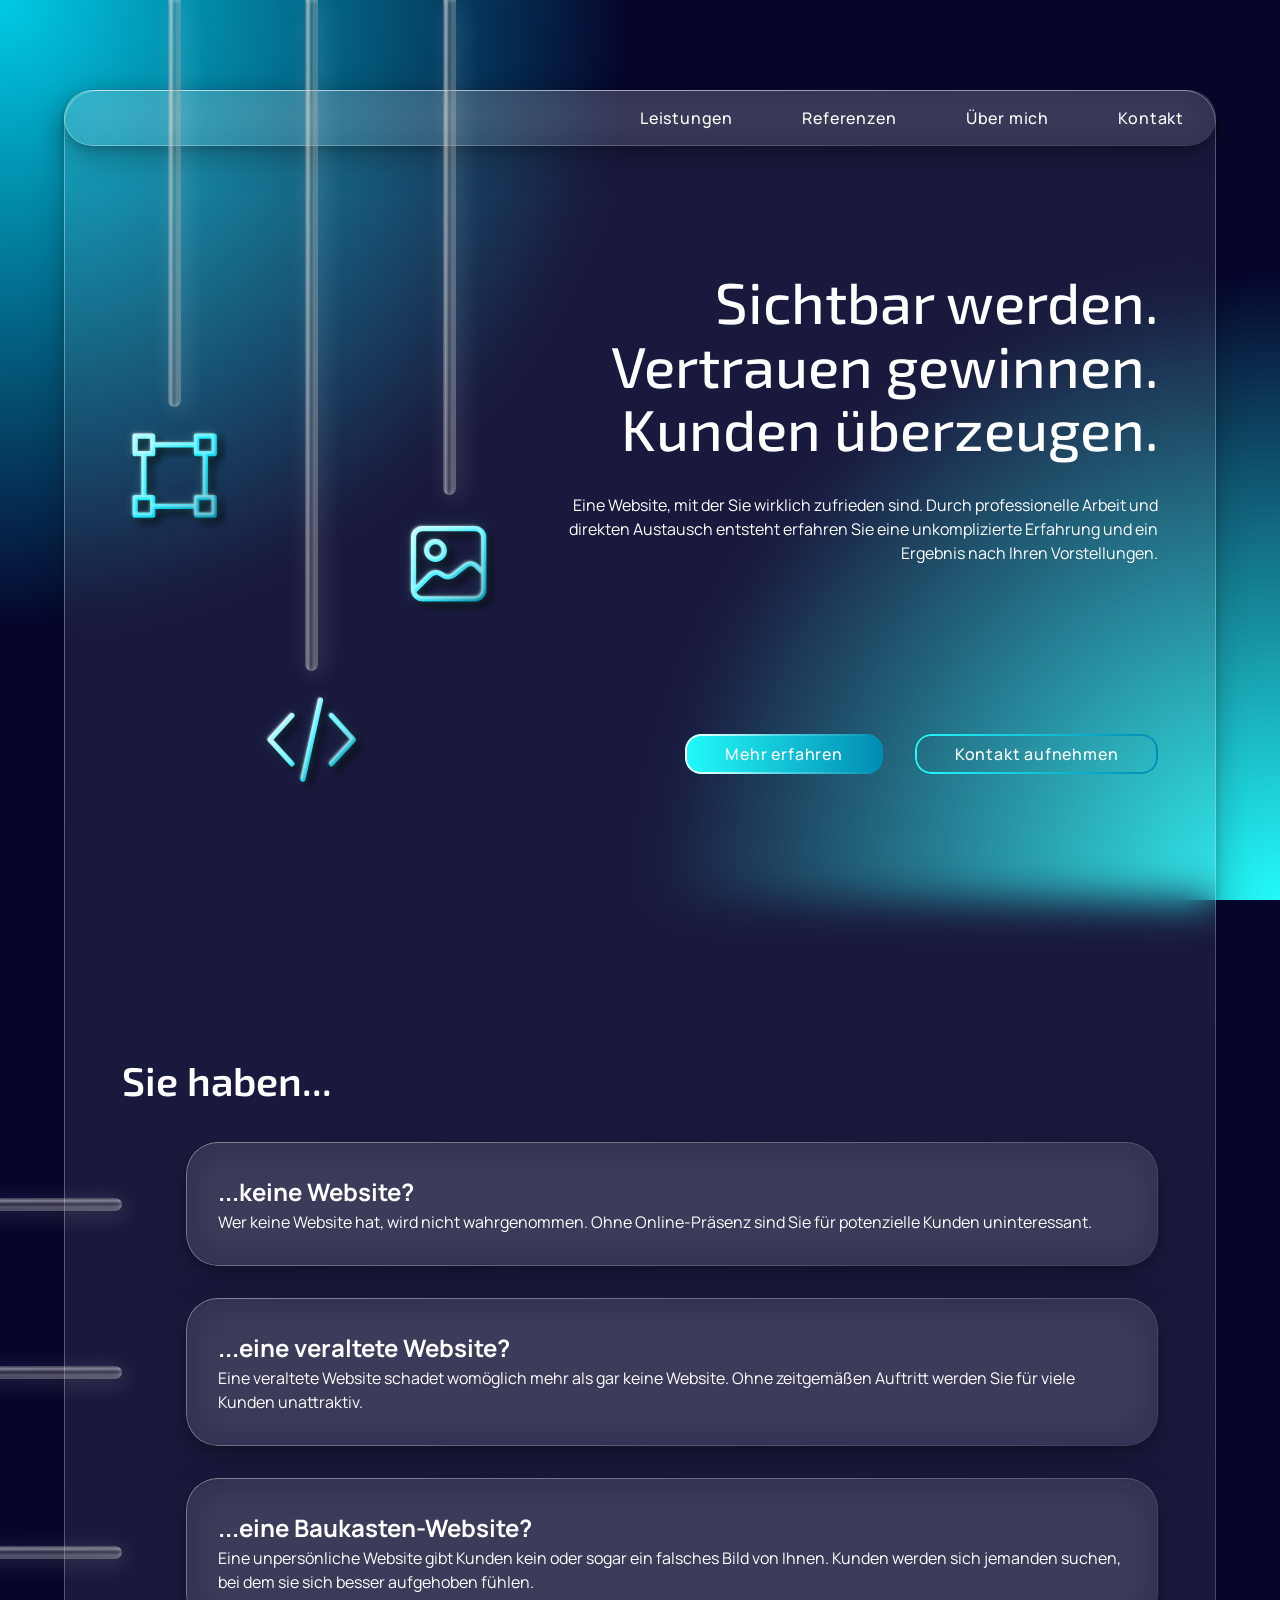
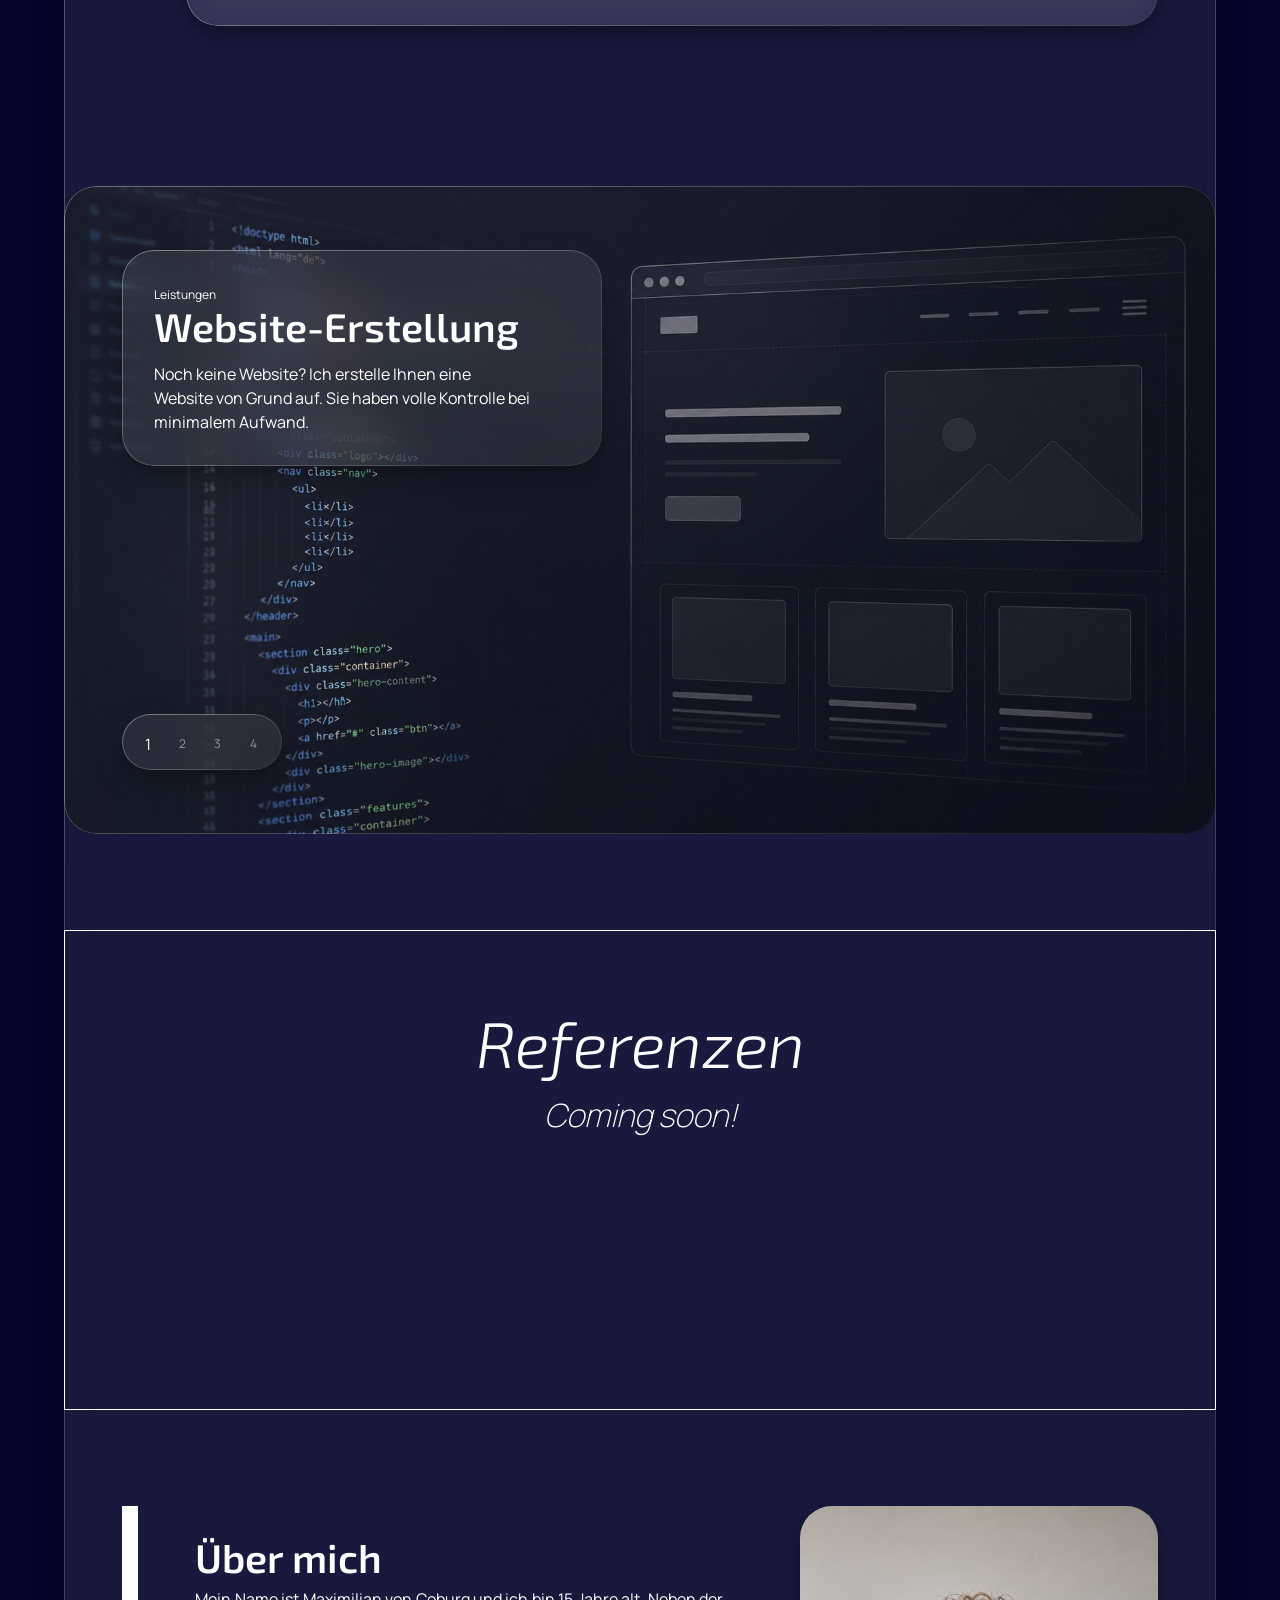
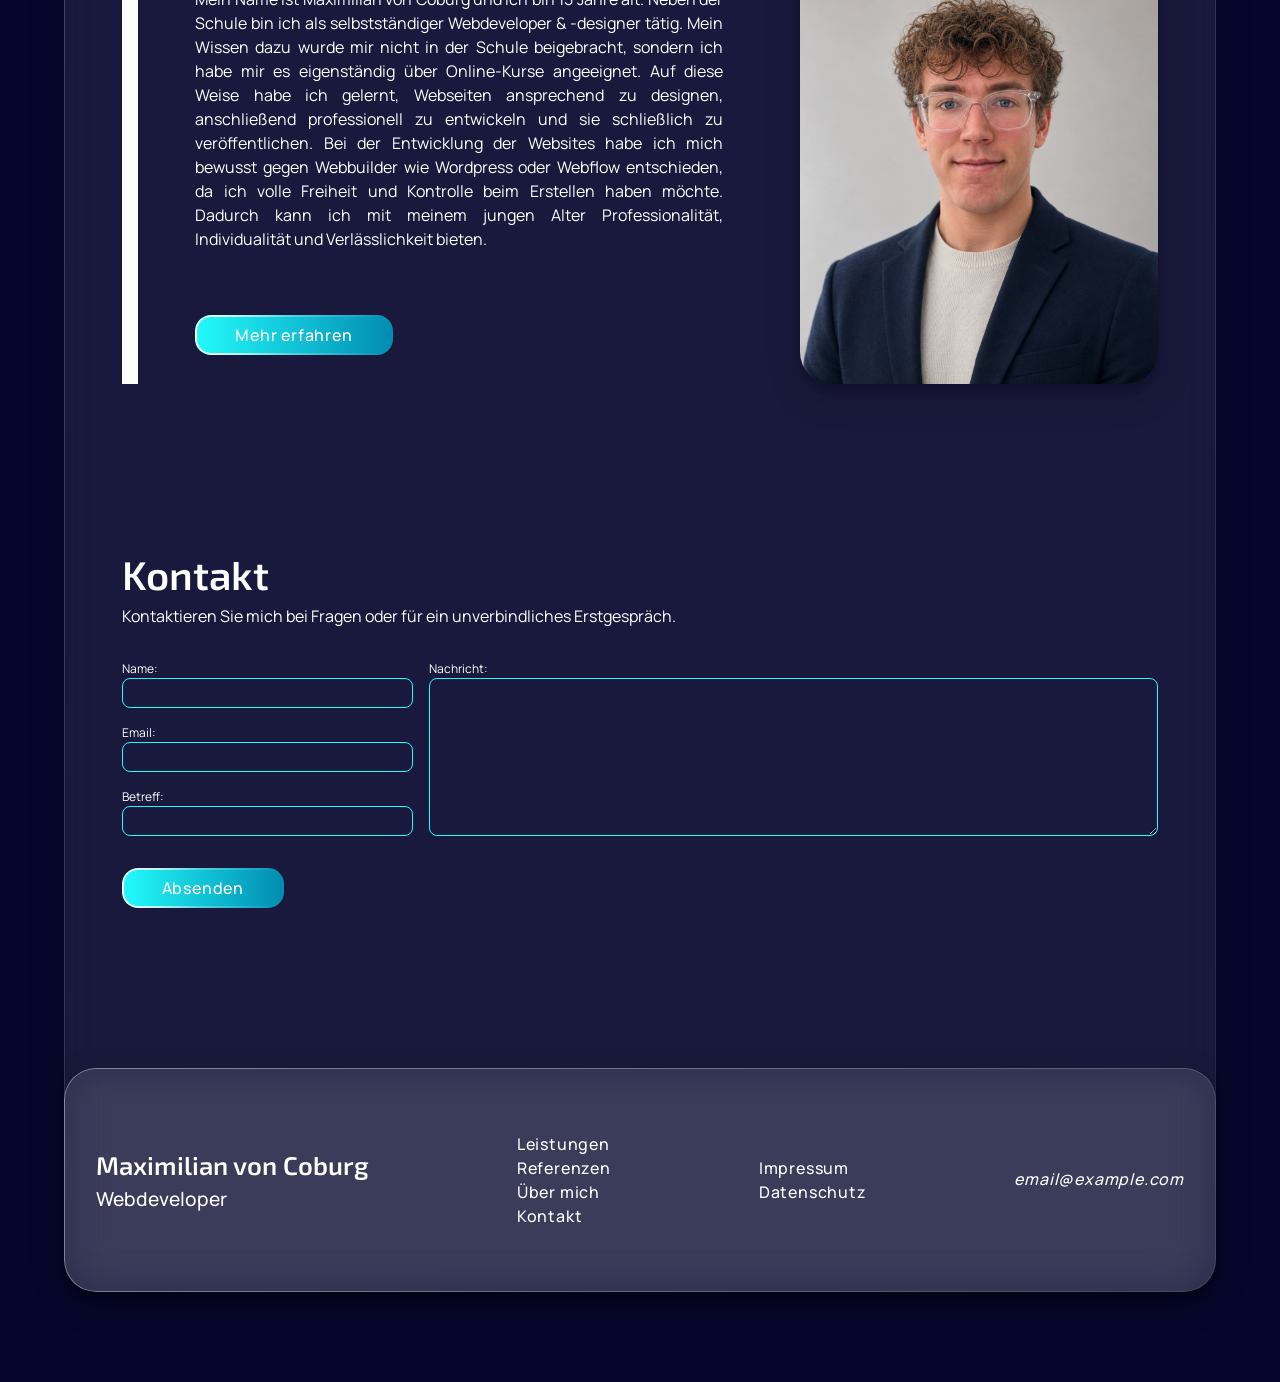
<file: index.html>
<!DOCTYPE html>
<html lang="de">
<head>
    <meta charset="UTF-8">
    <meta name="viewport" content="width=device-width, initial-scale=1.0">
    <title>Maximilian von Coburg | Webdeveloper</title>
    <link rel="stylesheet" href="./assets/css/style.css">

    <!-- Fonts -->
    <link rel="preconnect" href="https://fonts.googleapis.com">
    <link rel="preconnect" href="https://fonts.gstatic.com" crossorigin>
    <link href="https://fonts.googleapis.com/css2?family=Exo+2:ital,wght@0,100..900;1,100..900&family=Manrope:wght@200..800&display=swap" rel="stylesheet">
</head>
<body>
    <div class="glass-container body-container">
        <header class="glass-container">
            <nav>
                <ul class="navbar">
                    <li>
                        <a href="#services">Leistungen</a>
                    </li>
                    <li>
                        <a href="#references">Referenzen</a>
                    </li>
                    <li>
                        <a href="#about">Über mich</a>
                    </li>
                    <li>
                        <a href="#contact">Kontakt</a>
                    </li>
                </ul>

                <button class="menu-toggle button-secondary">
                    ☰
                </button>
            </nav>
        </header>

        <main>
            <section id="hero" class="hero">
                <div class="hero-design">
                    <div class="hero-column column-1">
                        <div class="hanger-vertical"></div>
                        <div class="hero-item">
                            <!-- Bounding Box Icon -->
                            <svg xmlns="http://www.w3.org/2000/svg" viewBox="0 0 24 24" fill="none" width="24" height="24" class="hero-svg">
                                <defs>
                                    <linearGradient id="iconGradient-1"
                                        x1="0%"
                                        y1="0%"
                                        x2="100%"
                                        y2="100%"
                                    >
                                        <stop offset="0%" stop-color="hsl(180 100% 80%)" />
                                        <stop offset="50%" stop-color="hsl(185 100% 50%)" />
                                        <stop offset="100%" stop-color="hsl(190 100% 33.3%)" />
                                    </linearGradient>
                                </defs>

                                <path class="hero-svg-shadow"
                                    d="M3 3H7V7H3ZM17 3H21V7H17ZM17 17H21V21H17ZM3 17H7V21H3ZM7 5H17M19 7V17M17 19H7M5 17V7" 
                                    stroke="currentColor" 
                                    stroke-width="1" 
                                    stroke-linecap="round" 
                                    stroke-linejoin="round"
                                />
                                <path class="hero-svg-main"
                                    d="M3 3H7V7H3ZM17 3H21V7H17ZM17 17H21V21H17ZM3 17H7V21H3ZM7 5H17M19 7V17M17 19H7M5 17V7" 
                                    stroke="currentColor" 
                                    stroke-width="1" 
                                    stroke-linecap="round" 
                                    stroke-linejoin="round"
                                />
                                <path class="hero-svg-highlight"
                                    d="M3 3H7V7H3ZM17 3H21V7H17ZM17 17H21V21H17ZM3 17H7V21H3ZM7 5H17M19 7V17M17 19H7M5 17V7" 
                                    stroke="currentColor" 
                                    stroke-width="1" 
                                    stroke-linecap="round" 
                                    stroke-linejoin="round"
                                />
                            </svg>

                            <div class="item-tooltip">
                                <p>Professionell entworfen</p>
                            </div>
                        </div>
                    </div>

                    <div class="hero-column column-2">
                        <div class="hanger-vertical"></div>
                        <div class="hero-item">
                            <!-- Code Icon -->
                            <svg viewBox="0 0 24 24" fill="none" xmlns="http://www.w3.org/2000/svg" class="hero-svg">
                                <defs>
                                    <linearGradient id="iconGradient-2"
                                        x1="0%"
                                        y1="0%"
                                        x2="100%"
                                        y2="100%"
                                    >
                                        <stop offset="0%" stop-color="hsl(180 100% 100%)" />
                                        <stop offset="50%" stop-color="hsl(185 100% 60%)" />
                                        <stop offset="100%" stop-color="hsl(190 100% 33.3%)" />
                                    </linearGradient>
                                </defs>

                                <path class="hero-svg-shadow"
                                    d="M16.5 17.5L21.5 12L16.5 6.5M7.5 6.5L2.5 12L7.5 17.5M14 3L10 21"
                                    stroke="currentColor"
                                    stroke-width="1"
                                    stroke-linecap="round"
                                    stroke-linejoin="round"
                                />
                                <path class="hero-svg-main"
                                    d="M16.5 17.5L21.5 12L16.5 6.5M7.5 6.5L2.5 12L7.5 17.5M14 3L10 21"
                                    stroke="currentColor"
                                    stroke-width="1"
                                    stroke-linecap="round"
                                    stroke-linejoin="round"
                                />
                                <path class="hero-svg-highlight"
                                    d="M16.5 17.5L21.5 12L16.5 6.5M7.5 6.5L2.5 12L7.5 17.5M14 3L10 21"
                                    stroke="currentColor"
                                    stroke-width="1"
                                    stroke-linecap="round"
                                    stroke-linejoin="round"
                                />
                            </svg>

                            <div class="item-tooltip">
                                <p>Individuell entwickelt</p>
                            </div>
                        </div>
                    </div>
                    
                    <div class="hero-column column-3">
                        <div class="hanger-vertical"></div>
                        <div class="hero-item">
                            <!-- Image Icon -->
                            <svg viewBox="0 0 24 24" fill="none" xmlns="http://www.w3.org/2000/svg" class="hero-svg">
                                <defs>
                                    <linearGradient id="iconGradient-3"
                                        x1="0%"
                                        y1="0%"
                                        x2="100%"
                                        y2="100%"
                                    >
                                        <stop offset="0%" stop-color="hsl(180 100% 85%)" />
                                        <stop offset="50%" stop-color="hsl(185 100% 60%)" />
                                        <stop offset="100%" stop-color="hsl(190 100% 33.3%)" />
                                    </linearGradient>
                                </defs>

                                <path class="hero-svg-shadow"
                                    d="M4.02693 18.329C4.18385 19.277 5.0075 20 6 20H18C19.1046 20 20 19.1046 20 18V14.1901M4.02693 18.329C4.00922 18.222 4 18.1121 4 18V6C4 4.89543 4.89543 4 6 4H18C19.1046 4 20 4.89543 20 6V14.1901M4.02693 18.329L7.84762 14.5083C8.52765 13.9133 9.52219 13.8482 10.274 14.3494L10.7832 14.6888C11.5078 15.1719 12.4619 15.1305 13.142 14.5865L15.7901 12.4679C16.4651 11.9279 17.4053 11.8856 18.1228 12.3484C18.2023 12.3997 18.2731 12.4632 18.34 12.5302L20 14.1901M11 9C11 10.1046 10.1046 11 9 11C7.89543 11 7 10.1046 7 9C7 7.89543 7.89543 7 9 7C10.1046 7 11 7.89543 11 9Z"
                                    stroke="currentColor"
                                    stroke-width="1"
                                    stroke-linecap="round"
                                    stroke-linejoin="round"
                                />

                                <path class="hero-svg-main"
                                    d="M4.02693 18.329C4.18385 19.277 5.0075 20 6 20H18C19.1046 20 20 19.1046 20 18V14.1901M4.02693 18.329C4.00922 18.222 4 18.1121 4 18V6C4 4.89543 4.89543 4 6 4H18C19.1046 4 20 4.89543 20 6V14.1901M4.02693 18.329L7.84762 14.5083C8.52765 13.9133 9.52219 13.8482 10.274 14.3494L10.7832 14.6888C11.5078 15.1719 12.4619 15.1305 13.142 14.5865L15.7901 12.4679C16.4651 11.9279 17.4053 11.8856 18.1228 12.3484C18.2023 12.3997 18.2731 12.4632 18.34 12.5302L20 14.1901M11 9C11 10.1046 10.1046 11 9 11C7.89543 11 7 10.1046 7 9C7 7.89543 7.89543 7 9 7C10.1046 7 11 7.89543 11 9Z"
                                    stroke="currentColor"
                                    stroke-width="1"
                                    stroke-linecap="round"
                                    stroke-linejoin="round"
                                />

                                <path class="hero-svg-highlight"
                                    d="M4.02693 18.329C4.18385 19.277 5.0075 20 6 20H18C19.1046 20 20 19.1046 20 18V14.1901M4.02693 18.329C4.00922 18.222 4 18.1121 4 18V6C4 4.89543 4.89543 4 6 4H18C19.1046 4 20 4.89543 20 6V14.1901M4.02693 18.329L7.84762 14.5083C8.52765 13.9133 9.52219 13.8482 10.274 14.3494L10.7832 14.6888C11.5078 15.1719 12.4619 15.1305 13.142 14.5865L15.7901 12.4679C16.4651 11.9279 17.4053 11.8856 18.1228 12.3484C18.2023 12.3997 18.2731 12.4632 18.34 12.5302L20 14.1901M11 9C11 10.1046 10.1046 11 9 11C7.89543 11 7 10.1046 7 9C7 7.89543 7.89543 7 9 7C10.1046 7 11 7.89543 11 9Z"
                                    stroke="currentColor"
                                    stroke-width="1"
                                    stroke-linecap="round"
                                    stroke-linejoin="round"
                                />
                            </svg>

                            <div class="item-tooltip">
                                <p>Greifbar verkörpert</p>
                            </div>
                        </div>
                    </div>
                </div>
                
                <div class="hero-content">
                    <div class="hero-headlines">
                        <h1>
                            Sichtbar werden.<br>
                            Vertrauen gewinnen.<br>
                            Kunden überzeugen.
                        </h1>

                        <p>
                            Eine Website, mit der Sie wirklich zufrieden sind. Durch professionelle Arbeit und direkten Austausch entsteht erfahren Sie eine unkomplizierte Erfahrung und ein Ergebnis nach Ihren Vorstellungen.
                        </p>
                    </div>

                    <div class="hero-cta">
                        <a class="button-primary" href="#services">Mehr erfahren</a>
                        <a class="button-secondary" href="#contact">Kontakt aufnehmen</a>
                    </div>
                </div>
            </section>

            <section id="problems" class="problems">
                <div>
                    <div class="problems-headlines">
                        <h2>Sie haben...</h2>
                    </div>

                    <div class="problems-list">
                        <div class="problem glass-container">
                            <div class="hanger-horizontal"></div>
                            <div>
                                <h3>...keine Website?</h3>
                                <p>
                                    Wer keine Website hat, wird nicht wahrgenommen. Ohne Online-Präsenz sind Sie für potenzielle Kunden uninteressant.
                                </p>
                            </div>
                        </div>
                        <div class="problem glass-container">
                            <div class="hanger-horizontal"></div>
                            <div>
                                <h3>...eine veraltete Website?</h3>
                                <p>
                                    Eine veraltete Website schadet womöglich mehr als gar keine Website. Ohne zeitgemäßen Auftritt werden Sie für viele Kunden unattraktiv.
                                </p>
                            </div>
                        </div>
                        <div class="problem glass-container">
                            <div class="hanger-horizontal"></div>
                            <div>
                                <h3>...eine Baukasten-Website?</h3>
                                <p>
                                    Eine unpersönliche Website gibt Kunden kein oder sogar ein falsches Bild von Ihnen. Kunden werden sich jemanden suchen, bei dem sie sich besser aufgehoben fühlen.
                                </p>
                            </div>
                        </div>
                    </div>
                </div>
            </section>

            <section id="services" class="services">
                <div class="bg-slide service-1 active"></div>
                <div class="bg-slide service-2 exit-right"></div>
                <div class="bg-slide service-3 exit-right"></div>
                <div class="bg-slide service-4 exit-right"></div>
                <!-- weitere slides... -->

                <div class="bg-overlay"></div>

                <div class="services-content glass-container">
                    <span class="services-subtitle">Leistungen</span>
                    <h2 class="services-title">Website-Erstellung</h2>
                    <p class="services-info">
                        Noch keine Website? Ich erstelle Ihnen eine Website von Grund auf. Sie haben volle Kontrolle bei minimalem Aufwand.
                    </p>
                </div>

                <div class="services-buttons glass-container">
                    <button class="btn-service-1 current-service">
                        <span>1</span>
                    </button>

                    <button class="btn-service-2">
                        <span>2</span>
                    </button>

                    <button class="btn-service-3">
                        <span>3</span>
                    </button>

                    <button class="btn-service-4">
                        <span>4</span>
                    </button>
                </div>
            </section>

            <section id="references" class="references">
                <h2>Referenzen</h2>
                <h3>Coming soon!</h3>
            </section>

            <section id="about" class="about">
                <div class="about-content">
                    <div class="about-text">
                        <h2>Über mich</h2>
                        <p>
                            Mein Name ist Maximilian von Coburg und ich bin 15 Jahre alt. Neben der Schule bin ich als selbstständiger Webdeveloper & -designer tätig. Mein Wissen dazu wurde mir nicht in der Schule beigebracht, sondern ich habe mir es eigenständig über Online‑Kurse angeeignet. Auf diese Weise habe ich gelernt, Webseiten ansprechend zu designen, anschließend professionell zu entwickeln und sie schließlich zu veröffentlichen. Bei der Entwicklung der Websites habe ich mich bewusst gegen Webbuilder wie Wordpress oder Webflow entschieden, da ich volle Freiheit und Kontrolle beim Erstellen haben möchte. Dadurch kann ich mit meinem jungen Alter Professionalität, Individualität und Verlässlichkeit bieten.
                        </p>
                    </div>

                    <div class="cta-section">
                        <a class="button-primary">Mehr erfahren</a>
                    </div>
                </div>

                <img class="portrait" src="./assets/images/about/portrait.png" alt="Portrait von Maximilian von Coburg">
            </section>

            <section id="contact" class="contact">
                <div class="contact-headlines">
                    <h2>Kontakt</h2>
                    <p>
                        Kontaktieren Sie mich bei Fragen oder für ein unverbindliches Erstgespräch.
                    </p>
                </div>

                <form>
                    <div class="form-inputs">
                        <div class="form-name input-field">
                            <label for="name">Name:</label>
                            <input type="text" id="name" name="name">
                        </div>

                        <div class="form-email input-field">
                            <label for="email">Email:</label>
                            <input type="email" id="email" name="email">
                        </div>

                        <div class="form-subject input-field">
                            <label for="subject">Betreff:</label>
                            <input type="text" id="subject" name="subject">
                        </div>

                        <div class="form-message input-field">
                            <label for="message">Nachricht:</label>
                            <textarea id="message" name="message"></textarea>
                        </div>
                    </div>
                    
                    <div>
                        <button class="button-primary" type="submit">Absenden</button>
                    </div>
                </form>
            </section>
        </main>

        <footer class="glass-container">
            <div class="footer-info">
                <h2>Maximilian von Coburg</p>
                <h3>Webdeveloper</p>
            </div>

            <div class="footer-nav">
                <ul>
                    <li>
                        <a href="#services">Leistungen</a>
                    </li>
                    <li>
                        <a href="#references">Referenzen</a>
                    </li>
                    <li>
                        <a href="#about">Über mich</a>
                    </li>
                    <li>
                        <a href="#contact">Kontakt</a>
                    </li>
                </ul>
            </div>

            <div class="footer-legal">
                <ul>
                    <li>
                        <a href="legal/impressum.html">Impressum</a>
                    </li>
                    <li>
                        <a href="legal/datenschutz.html">Datenschutz</a>
                    </li>
                </ul>
            </div>

            <address class="footer-contact">
                <a>email@example.com</a>
            </address>
        </footer>
    </div>

    <script src="./assets/js/script.js"></script>
</html>
</file>
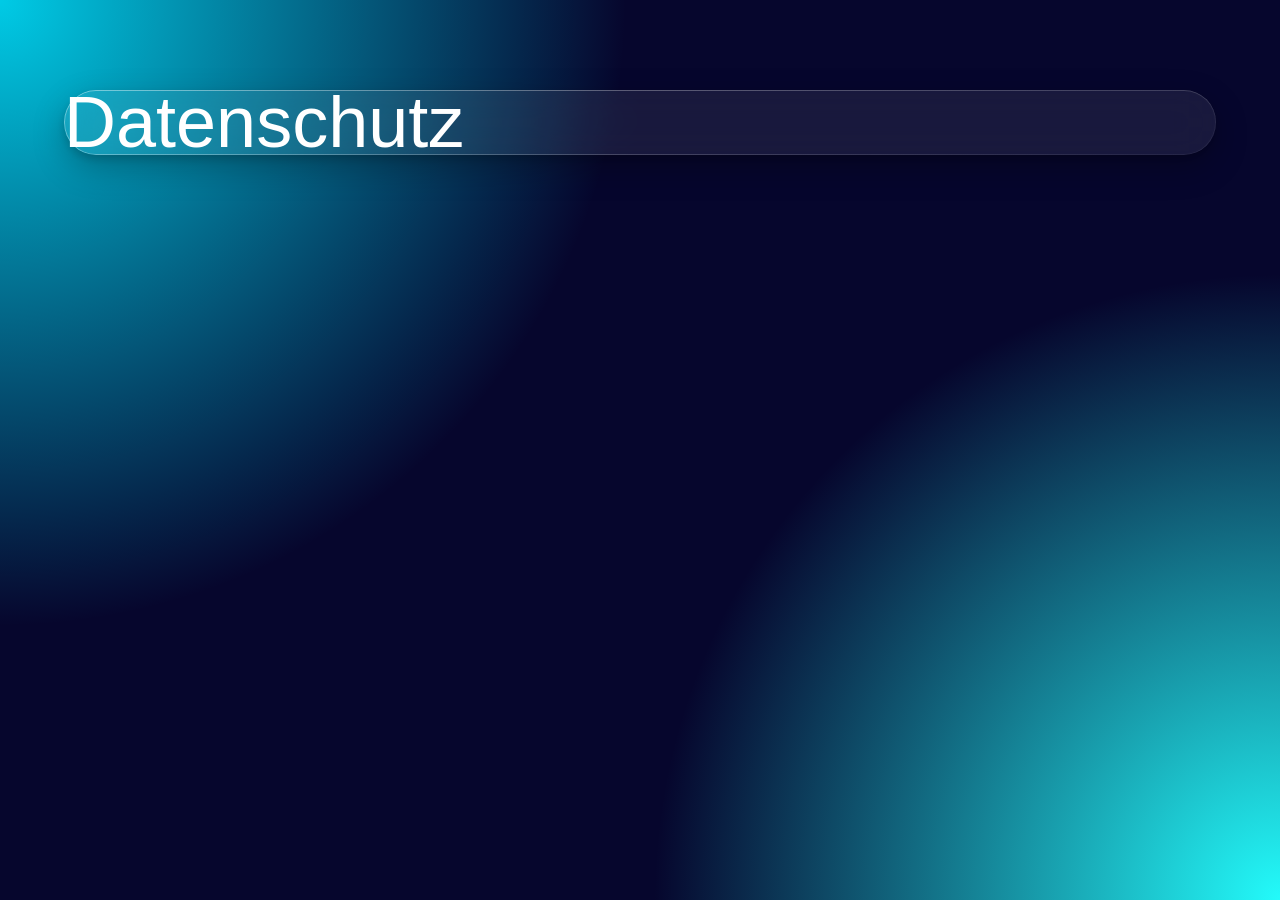
<file: legal/datenschutz.html>
<!DOCTYPE html>
<html lang="de">
<head>
    <meta charset="UTF-8">
    <meta name="viewport" content="width=device-width, initial-scale=1.0">
    <title>Impressum | Maximlian von Coburg</title>

    <link rel="stylesheet" href="../assets/css/style.css">
</head>
<body>
    <div class="glass-container">
        <h1>Datenschutz</h1>
    </div>
</body>
</html>
</file>
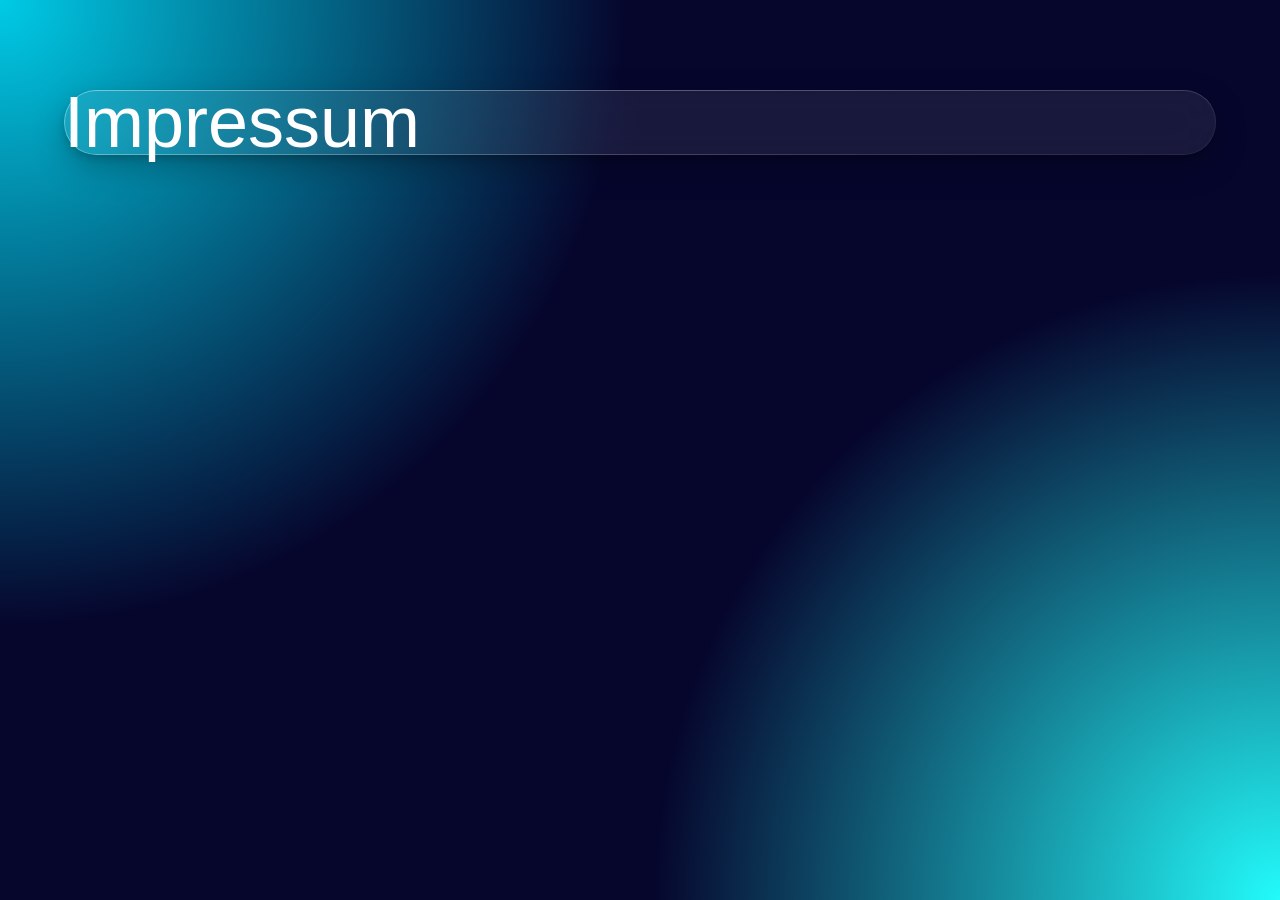
<file: legal/impressum.html>
<!DOCTYPE html>
<html lang="en">
<head>
    <meta charset="UTF-8">
    <meta name="viewport" content="width=device-width, initial-scale=1.0">
    <title>Impressum | Maximlian von Coburg</title>

    <link rel="stylesheet" href="../assets/css/style.css">
</head>
<body>
    <div class="glass-container">
        <h1>Impressum</h1>
    </div>
</body>
</html>
</file>
<file: assets/css/style.css>
/* CSS RESET */

/* 1. Use a more-intuitive box-sizing model */
*, *::before, *::after {
  box-sizing: border-box;
}

/* 2. Remove default margin & padding*/
* {
  margin: 0;
  padding: 0;
}

/* 3. Enable keyword animations */
@media (prefers-reduced-motion: no-preference) {
  html {
    interpolate-size: allow-keywords;
  }
}

body {
  /* 4. Increase line-height */
  line-height: 1.5;
  /* 5. Improve text rendering */
  -webkit-font-smoothing: antialiased;
}

/* 6. Improve media defaults */
img, picture, video, canvas, svg {
  display: block;
  max-width: 100%;
}

/* 7. Inherit fonts for form controls */
input, button, textarea, select {
  font: inherit;
}

/* 8. Avoid text overflows */
p, h1, h2, h3, h4, h5, h6 {
  overflow-wrap: break-word;
}

/* 9. Improve line wrapping */
p {
  text-wrap: pretty;
}
h1, h2, h3, h4, h5, h6 {
  text-wrap: balance;
}

/*
  10. Create a root stacking context
*/
#root, #__next {
  isolation: isolate;
}

/* ----------------------------------------------------------------- */

/* VARIABLES */

:root {
    /* Colors */
    --color-base-dark: hsla(240, 76%, 10%, 100%);
    --color-base-middle: hsla(0, 0%, 75%, 100%);
    --color-base-bright: hsla(0, 0%, 100%, 100%);
    --accent-gradient: linear-gradient(90deg, hsla(180, 96%, 56%, 100%), hsla(193, 99%, 35%, 100%));
    --accent-bright: hsla(180, 96%, 56%, 100%);
    --accent-dark: hsla(187, 100%, 45%, 100%);

    /* Typography */
    --anchor-font: "Exo 2", sans-serif;
    --secondary-font: "Manrope", sans-serif;
}

/* GLOBAL STYLES */

html {
  scroll-behavior: smooth;
}

/* Typography */

h1 {
    font-family: var(--anchor-font);
    font-size: 4.5rem;
    font-weight: 500;
    color: var(--color-base-bright);

    line-height: 0.9;
}

h2 {
    font-family: var(--anchor-font);
    font-size: 2.5rem;
    font-weight: 600;
    color: var(--color-base-bright);
}

h3 {
    font-family: var(--secondary-font);
    font-size: 1.5rem;
    font-weight: 700;
    color: var(--color-base-bright);
}

h4 {
    font-family: var(--secondary-font);
    font-size: 1.5rem;
    font-weight: 600;
    color: var(--color-base-bright);
}

h5 {
    font-family: var(--secondary-font);
    font-size: 1.25rem;
    font-weight: 600;
    color: var(--color-base-bright);
}

h6 {
    font-family: var(--secondary-font);
    font-size: 1.25rem;
    font-weight: 500;
    color: var(--color-base-bright);
}

p {
    font-family: var(--secondary-font);
    font-size: 1rem;
    font-weight: 400;
    color: var(--color-base-bright);
}

span {
  font-family: var(--secondary-font);
  font-size: 0.75rem;
  font-weight: 400;
  color: var(--color-base-bright);
}

a {
  font-family: var(--secondary-font);
  font-size: 1rem;
  font-weight: 500;
  letter-spacing: 0.05rem;
  color: var(--color-base-bright);

  cursor: pointer;
  text-decoration: none;

  display: inline-block;
  transition: all 0.75s ease;
}

a:hover {
  color: var(--accent-bright);
  transform: translateY(-0.1rem);
}

a:active {
  transition: all 0.05s;

  filter: brightness(0.9);
}

button {
    font-family: var(--secondary-font);
    font-size: 1rem;
    font-weight: 500;
    letter-spacing: 0.05rem;
    color: var(--color-base-bright);

    cursor: pointer;
}

ul, ol, li {
  font-family: var(--anchor-font);
  font-size: 1rem;
  font-weight: 400;
  color: var(--color-base-bright);
}

label {
  font-family: var(--secondary-font);
  font-size: 0.75rem;
  font-weight: 400;
  color: var(--color-base-bright);
}

input, textarea {
  font-family: var(--secondary-font);
  font-size: 1rem;
  font-weight: 500;
  letter-spacing: 0.05rem;
  color: var(--color-base-bright);
}

/* Buttons */

.button-primary {
  position: relative;
  overflow: hidden;
  border: none;

  padding: 0.5rem 2.5rem;
  border-radius: 1rem;
  background: var(--accent-gradient);

  transition: all 0.75s ease;
}

.button-primary::before {
  content: "";
  position: absolute;
  inset: 0;
  border-radius: inherit;

  padding: 0.125rem;
  background: linear-gradient(90deg, hsla(0, 0%, 100%, 100%), hsla(0, 0%, 100%, 25%), hsla(0, 0%, 100%, 0%));
  background-size: 100% 100%;

  transition: background-size 0.75s ease;

  -webkit-mask:
            linear-gradient(#fff 0 0) content-box,
            linear-gradient(#fff 0 0);
  mask:
            linear-gradient(#fff 0 0) content-box,
            linear-gradient(#fff 0 0);

  -webkit-mask-composite: xor;
  mask-composite: exclude;
}

.button-primary:hover {
  filter: brightness(1.1);
  transform: translateY(-0.1rem);

  color: var(--color-base-bright);
}

.button-primary:hover::before {
  background-size: 500% 500%;
}

.button-primary:active {
  transition: all 0.05s;

  filter: brightness(0.9);
}

.button-secondary {
  position: relative;
  overflow: hidden;
  border: none;
  background: transparent;

  padding: 0.5rem 2.5rem;
  border-radius: 1rem;

  transition: all 0.75s ease;
}

.button-secondary::before {
  content: "";
  position: absolute;
  inset: 0;
  border-radius: inherit;

  padding: 0.125rem;
  background: var(--accent-gradient);

  transition: background-size 0.75s ease;

  -webkit-mask:
            linear-gradient(#fff 0 0) content-box,
            linear-gradient(#fff 0 0);
  mask:
            linear-gradient(#fff 0 0) content-box,
            linear-gradient(#fff 0 0);

  -webkit-mask-composite: xor;
  mask-composite: exclude;
}

.button-secondary::after {
  content: "";
  position: absolute;
  inset: 0;
  border-radius: inherit;

  background: var(--accent-gradient);

  transform: scaleX(0);
  transform-origin: left;

  transition: transform 0.75s ease;

  z-index: -1;
}

.button-secondary:hover {
  filter: brightness(1.1);
  transform: translateY(-0.1rem);

  color: var(--color-base-bright);
}

.button-secondary:hover:after {
  transform: scaleX(1);
}

.button-secondary:active {
  transition: all 0.05s;

  filter: brightness(0.9);
}

/* Design Elements */

.hanger-vertical {
  border-radius: 999rem 999rem 999rem 999rem;

  background:
    linear-gradient(
        to right,
        hsla(0, 0%, 100%, 0.08) 0%,
        hsla(0, 0%, 100%, 0.45) 20%,
        hsla(0, 0%, 100%, 0.12) 45%,
        hsla(0, 0%, 100%, 0.3) 70%,
        hsla(0, 0%, 100%, 0.08) 100%
    ),
    linear-gradient(
      to bottom,
      hsla(0, 0%, 0%, 0.2),
      hsla(0, 0%, 25%, 0.2)
    );
    

  backdrop-filter: blur(12px);

  box-shadow:
    inset 0 0 0.25rem hsla(0, 0%, 100%, 0.35),
    inset -0.15rem 0 0.3rem hsla(0, 0%, 100%, 0.15),
    0.25rem 0.25rem 1.5rem hsla(0, 0%, 100%, 0.2);

  transform:
    translateZ(40px)
    rotateY(-8deg);

  opacity: 0.9;
}

.hanger-vertical::before {
  content: "";

  position: absolute;
  top: 0;
  left: 18%;

  width: 18%;
  height: 100%;

  border-radius: inherit;

  background:
    linear-gradient(
      to bottom,
      hsla(0, 0%, 100%, 0.4),
      hsla(0, 0%, 100%, 0.05)
    );

  filter: blur(1px);
}

.hanger-horizontal {
  border-radius: 999rem 999rem 999rem 999rem;

  background:
    linear-gradient(
      to bottom,
      hsla(0, 0%, 100%, 0.08) 0%,
      hsla(0, 0%, 100%, 0.45) 20%,
      hsla(0, 0%, 100%, 0.12) 45%,
      hsla(0, 0%, 100%, 0.3) 70%,
      hsla(0, 0%, 100%, 0.08) 100%
    ),
    linear-gradient(
      to right,
      hsla(0, 0%, 0%, 0.2),
      hsla(0, 0%, 25%, 0.2)
    );

  backdrop-filter: blur(12px);

  box-shadow:
    inset 0 0 0.25rem hsla(0, 0%, 100%, 0.35),
    inset 0 -0.15rem 0.3rem hsla(0, 0%, 100%, 0.15),
    0.25rem 0.25rem 1.5rem hsla(0, 0%, 100%, 0.2);

  transform:
    translateZ(40px)
    rotateX(8deg);

  opacity: 0.9;
}

.hanger-horizontal::before {
  content: "";

  position: absolute;
  top: 18%;
  left: 0;

  width: 100%;
  height: 18%;

  border-radius: inherit;

  background:
    linear-gradient(
      to right,
      hsla(0, 0%, 100%, 0.4),
      hsla(0, 0%, 100%, 0.05)
    );

  filter: blur(1px);
}

.glass-container {
  position: relative;
  overflow: visible;

  border-radius: 2rem;

  background-color: hsla(0, 0%, 100%, 0.08);

  backdrop-filter: blur(20px);
  -webkit-backdrop-filter: blur(20px);

  box-shadow: 
    0 4px 8px hsla(0, 0%, 0%, 0.15),
    0 12px 32px hsla(0, 0%, 0%, 0.25),
    inset 0 1px hsla(0, 0%, 100%, 0.1);
}

.glass-container::before {
  content: "";
  position: absolute;
  inset: 0;
  padding: 1px;

  border-radius: inherit;

  background: linear-gradient(
    135deg,
    rgba(255,255,255,0.35),
    rgba(255,255,255,0.05)
  );

  mask:
    linear-gradient(#000 0 0) content-box,
    linear-gradient(#000 0 0);
  -webkit-mask:
    linear-gradient(#000 0 0) content-box,
    linear-gradient(#000 0 0);

  -webkit-mask-composite: xor;
  mask-composite: exclude;

  pointer-events: none;
}

/* GENERAL DESIGN */

body {
  padding: 10dvh 4rem;

  background:
    radial-gradient(circle at top left, var(--accent-dark), transparent 40%),
    radial-gradient(circle at bottom right, var(--accent-bright), transparent 40%),
    var(--color-base-dark);
  background-attachment: fixed;
}

.body-container {
  max-width: 90rem;

  margin: auto;
}

/* HEADER */

header {
  position: absolute !important;
  top: 0;
  left: 0;

  width: 100%;
  padding: 0.5rem 2rem;

  display: flex;
  flex-wrap: wrap;
  justify-content: flex-end;
  align-items: center;
}

nav {
  display: flex;
  align-items: center;
  justify-content: flex-end;
  min-height: 2.5rem;
  min-width: 18rem;
  width: min(50%, 55rem);
  max-width: 60%;
  flex: 0 1 auto;
}

.navbar {
  list-style: none;

  width: 100%;

  display: flex;
  align-items: center;
  justify-content: space-between;
  gap: 1.5rem;
}

.menu-toggle {
  padding: 0;
  width: 2.5rem;
  height: 2.5rem;
  border-radius: 1.25rem;

  display: none;
}

/* SECTIONS */

section {
  width: 100%;
  padding: 4rem 5%;

  margin-bottom: 6rem;
}

/* Hero */

.hero {
  height: 90svh;
  max-height: 50rem;

  padding-top: 6rem;
  padding-bottom: 2rem;
}

.hero-content {
  max-width: 60%;
  height: 100%;

  margin-left: auto;

  display: flex;
  flex-direction: column;

  justify-content: space-around;
}

.hero-headlines {
  text-align: right;
}

.hero-headlines h1 {
  font-size: clamp(2rem, 4.5dvw, 4.5rem);
  line-height: 1.1;

  margin-bottom: 2rem;
}

.hero-cta {
  display: flex;
  justify-content: flex-end;
  gap: 2rem;
}

.hero-design {
  position: fixed;
  top: -10dvh;
  left: 0;
  margin-left: 5%;
  
  width: 33%;
  height: 100svh;
  max-height: 55rem;

  max-width: 35rem;

  display: flex;
  justify-content: space-between;
  gap: 2rem;

  align-items: flex-start;
}

.hero-column {
  flex: 1 1 2rem;

  max-width: 7.5rem;

  display: flex;
  flex-direction: column;
  align-items: center;
}

.column-1 {
  height: 60%;
}

.column-2 {
  height: 90%;
}

.column-3 {
  height: 70%;
}

.hero-column .hanger-vertical {
  flex: 1;

  width: 0.8rem;

  border-radius: 0 0 999rem 999rem;
}

.hero-item {
  position: relative;

  width: 100%;
  aspect-ratio: 1 / 1;

  margin-top: 1rem;
}

.hero-svg {
  height: 100%;
  width: auto;

  color: var(--accent-bright);
}

.hero-svg-main {
  stroke-width: 1.2;

  fill: none;

  filter: 
    drop-shadow(0 0 1px hsla(180, 100%, 75%, 0.2))
    drop-shadow(0 0 2px hsla(185, 100%, 35%, 0.1));
}

.column-1 .hero-svg-main {
  stroke: url(#iconGradient-1);
}

.column-2 .hero-svg-main {
  stroke: url(#iconGradient-2);
}

.column-3 .hero-svg-main {
  stroke: url(#iconGradient-3);
}

.hero-svg-shadow {
  stroke: hsla(0, 0%, 0%, 1);

  stroke-width: 1.2;
  
  transform: translate(0.0625rem, 0.0625rem);

  filter: blur(1px);

  fill: none;
}

.hero-svg-highlight {
  stroke: hsla(0, 0%, 100%, 0.5);

  filter: blur(0.2px);

  stroke-width: 0.75;

  transform: translate(-0.02rem, -0.02rem);

  fill: none;
}

.item-tooltip {
  opacity: 0;

  position: absolute;
  bottom: 2rem;
  left: 5rem;

  width: max-content;

  padding: 1rem;

  border-radius: 1rem;
  border: 1px solid hsla(0, 0%, 100%, 0.8);

  background-color: hsla(0, 0%, 0%, 0.8);

  transition: opacity 0.5s ease-out;
}

.item-tooltip p {
  font-family: monospace;
}

/* Hero Animations */

.column-1 {
  animation: float 4s ease-in-out infinite;

  z-index: 3;
}

.column-2 {
  animation: float 5s ease-in-out infinite;

  z-index: 2;
}

.column-3 {
  animation: float 3s ease-in-out infinite;

  z-index: 1;
}

@keyframes float {

    0% {
        transform: translateY(0px);
    }

    50% {
        transform: translateY(-15px);
    }

    100% {
        transform: translateY(0px);
    }

}

.hero-column:has(.hero-item:hover) {
  animation-play-state: paused;

  z-index: 100;
}

.hero-item svg {
  transition: transform 1s ease;
}

.hero-item:hover svg {
  transform:
    rotate3d(-2, 1.5, 0, 60deg)
    translate(-3rem, -3rem);
}

.hero-item:hover .item-tooltip {
  opacity: 1;

  transition: 1s ease 0.2s;
}

/* Problems */

.problems-headlines {
  margin-bottom: 2rem;
}

.problems-list {
  display: flex;
  flex-flow: column wrap;

  justify-content: space-between;
  gap: 2rem;

  margin-left: 4rem;
}

.problem {
  flex: 1 1 0;

  padding: 2rem;

  width: 100%;
}

.problem .hanger-horizontal {
  position: absolute;

  top: calc(50% - 0.4rem);
  left: -30lvw;

  width: calc(30lvw - 4rem);
  height: 0.8rem;

  border-radius: 0 999rem 999rem 0;
}

/* Services */

.services {
  position: relative;

  border-radius: 2rem;

  overflow: hidden;

  width: 100%;
  aspect-ratio: 16/9;

  display: flex;
  flex-direction: column;

  justify-content: space-between;
  align-items: flex-start;
}

.services::before {
  content: "";
  position: absolute;
  inset: 0;
  padding: 1px;

  border-radius: inherit;

  background: linear-gradient(
    135deg,
    hsla(0, 0%, 100%, 0.35),
    hsla(0, 0%, 100%, 0.05)
  );

  mask:
    linear-gradient(#000 0 0) content-box,
    linear-gradient(#000 0 0);
  -webkit-mask:
    linear-gradient(#000 0 0) content-box,
    linear-gradient(#000 0 0);

  -webkit-mask-composite: xor;
  mask-composite: exclude;

  pointer-events: none;
}

.bg-slide {
  position: absolute;
  inset: 0;

  z-index: -1;

  background-size: cover;

  transition: transform 1s ease;
}

.previous {
  opacity: 1 !important;
}

.active {
  transform: translateX(0);

  opacity: 1;
}

.exit-left {
  transform: translateX(-100%);
  opacity: 0;
}

.exit-right {
  transform: translateX(100%);
  opacity: 0;
}

.service-1 {
  background-image: url(../images/services/website-erstellen-quer.png);
}

.service-2 {
  background-image: url(../images/services/website-ueberarbeiten-quer.png);
}

.service-3 {
  background-image: url(../images/services/branding.png);
}

.service-4 {
  background-image: url(../images/services/wartung.png);
}

.bg-overlay {
  position: absolute;

  inset: 0;

  z-index: -1;

  background:
    linear-gradient(
      135deg,
      hsla(0, 0%, 100%, 0.1),
      hsla(0, 0%, 100%, 0.05)
    );
}

.services-content {
  padding: 2rem;

  width: 30rem;
}

.services-title {
  line-height: 1;

  margin-bottom: 1rem;
}

.services-buttons {
  width: 10rem;
  padding: 1rem;
  
  display: flex;
  justify-content: space-between;
}

.services-buttons button {
  border: none;
  background: none;

  padding: 0 0.5rem;

  opacity: 0.5;

  transition: opacity 0.2s ease;
}

.services-buttons button:hover {
  opacity: 1;
}

.current-service {
  opacity: 1 !important;

  transform: scale(1.3);
}

/* References */

.references {
  border: 1px solid white;
  height: 30rem;
}

.references h2 {
  width: fit-content;
  margin: auto;

  font-size: 5dvw;
  font-weight: 300;
  font-style: italic;
}

.references h3 {
  width: fit-content;
  margin: auto;

  font-size: 2.5dvw;
  font-weight: 200;
  font-style: italic;
}

/* About */

.about {
  display: flex;
  align-items: center;
  justify-content: space-between;

  gap: clamp(2rem, 6vw, 8rem);

  border-left: 1rem solid hsla(0, 0%, 100%, 1);
  width: 95%;
  padding-top: 0;
  padding-bottom: 0;
  margin-left: 5%
}

.about-content {
  flex: 1;
  min-width: 0;
}

.about-text {
  margin-bottom: 4rem;
}

.about-text p {
  text-align: justify;
  hyphens: auto;
  text-align-last: left;
  -webkit-hyphens: auto;
  -moz-hyphens: auto;
}

.portrait {
    width: clamp(260px, 28vw, 420px);
    height: auto;

    border-radius: 2rem;

    flex-shrink: 0;

    box-shadow: 
      0 4px 8px hsla(0, 0%, 0%, 0.15),
      0 12px 32px hsla(0, 0%, 0%, 0.25),
      inset 0 1px hsla(0, 0%, 100%, 0.1);
}

/* Contact */

.contact-headlines {
  margin-bottom: 2rem;
}

.form-inputs {
  display: grid;

  grid-template-columns: 2fr 5fr;
  grid-template-rows: repeat(3, 3rem);

  grid-template-areas: 
    "name message"
    "email message"
    "subject message";

  gap: 1rem;

  margin-bottom: 2rem;
}

.form-name {
  grid-area: "name";
}

.form-email {
  grid-area: "email";
}

.form-subject {
  grid-area: "subject";
}

.form-message {
  grid-area: message;
}

.input-field {
  display: flex;
  flex-direction: column;
}

.input-field input, .input-field textarea {
  flex: 1;
}

label {
  display: block;
}

input, textarea {
  border: 1px solid var(--accent-bright);
  border-radius: 0.5rem;

  background: transparent;

  width: 100%;
}

input:focus, textarea:focus {
  outline: 1.5px solid var(--accent-bright);
}

/* FOOTER */

footer {
  width: 100%;
  padding: 4rem 2rem;

  display: flex;

  justify-content: space-between;
  align-items: center;
}

.footer-info h2 {
  font-size: clamp(1.5rem, 2dvw, 2rem);
}

.footer-info h3 {
  font-size: clamp(1rem, 1.5dvw, 1.5rem);
  font-weight: 500;
}

.footer-nav ul, .footer-legal ul {
  list-style: none;
}
</file>
